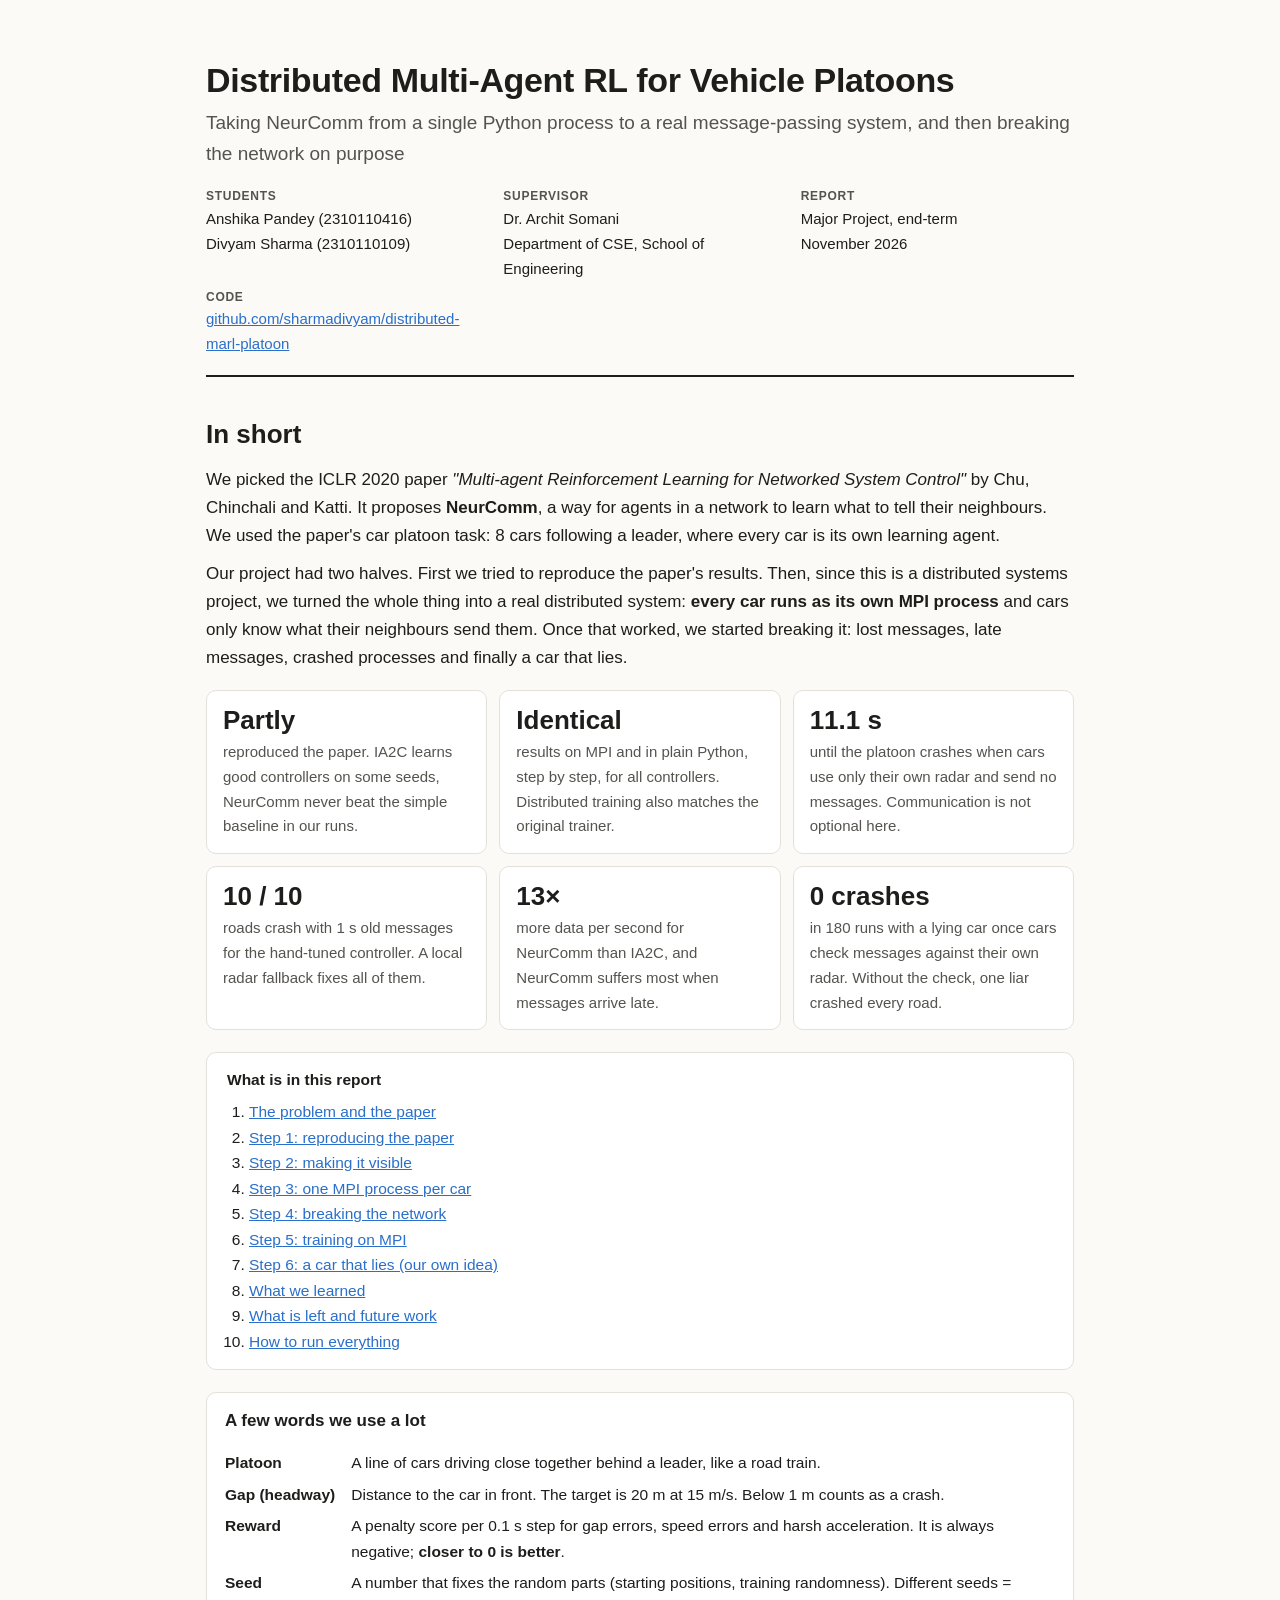
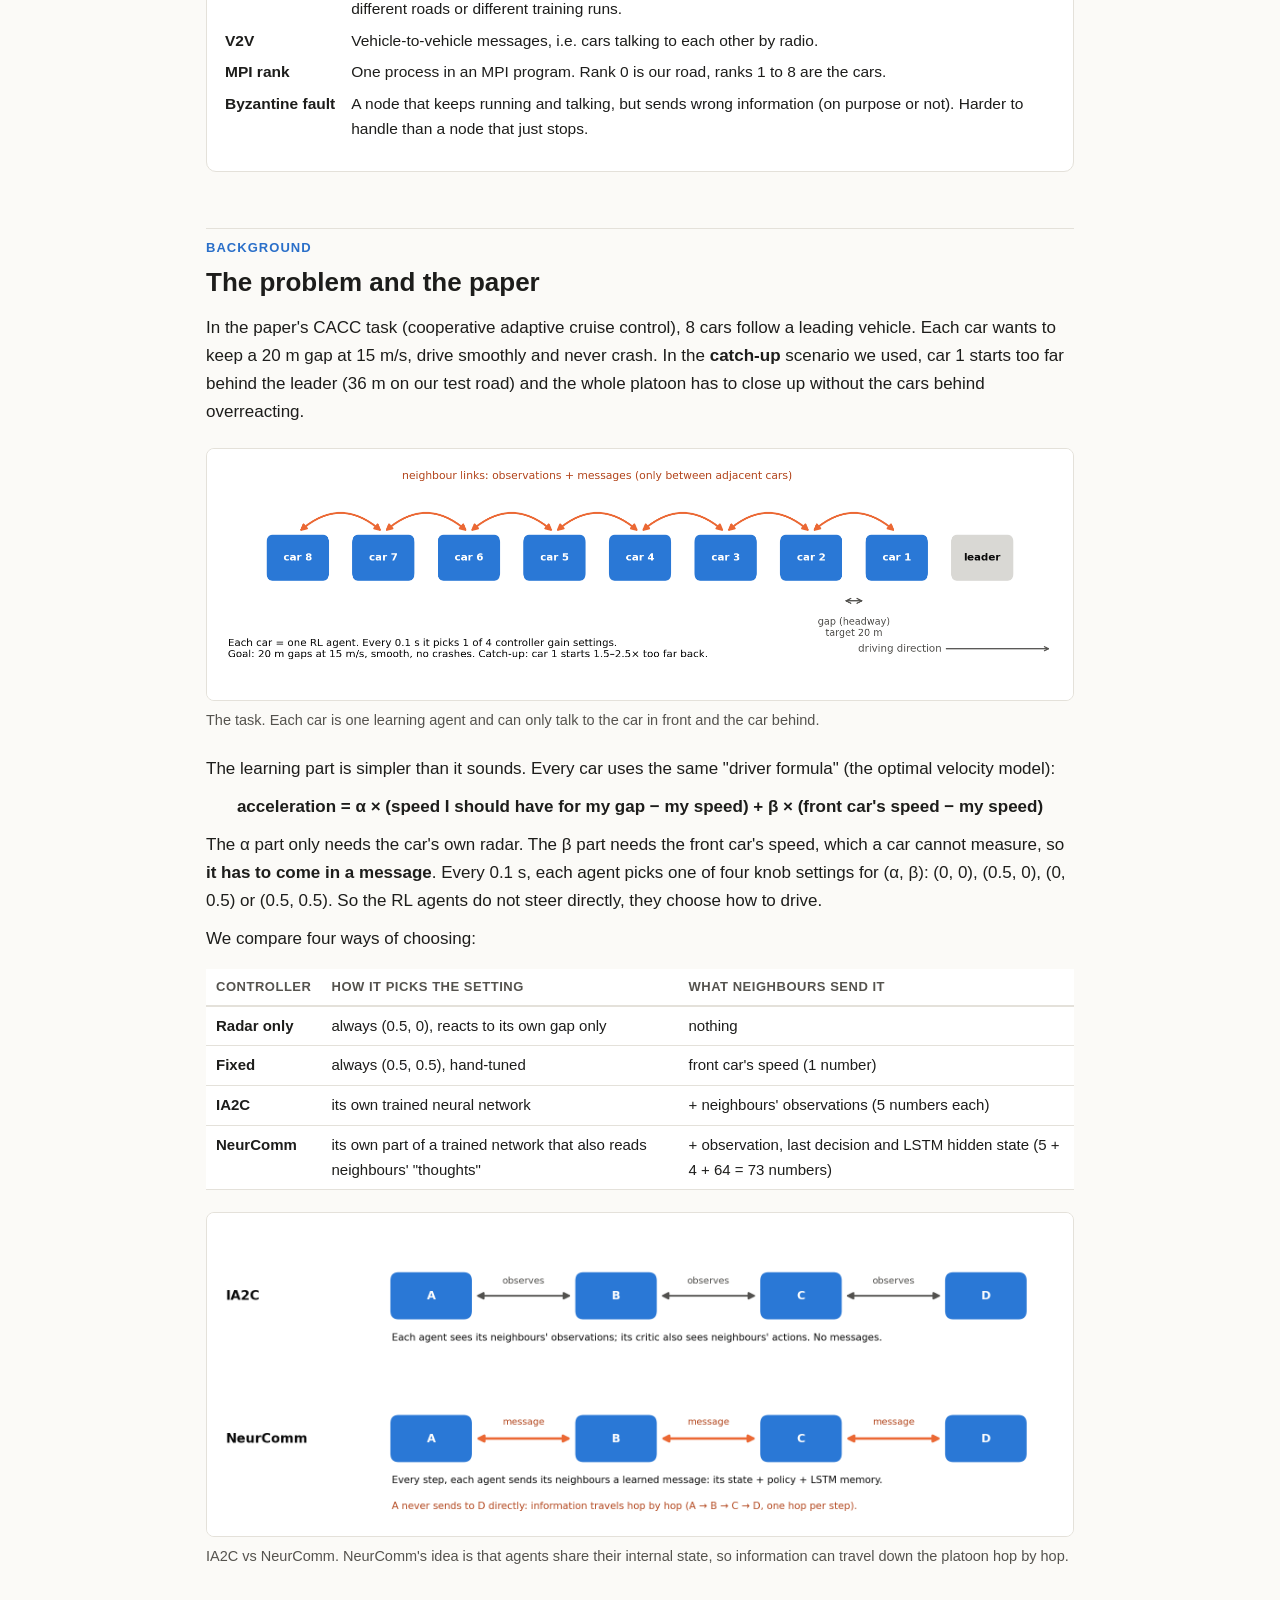
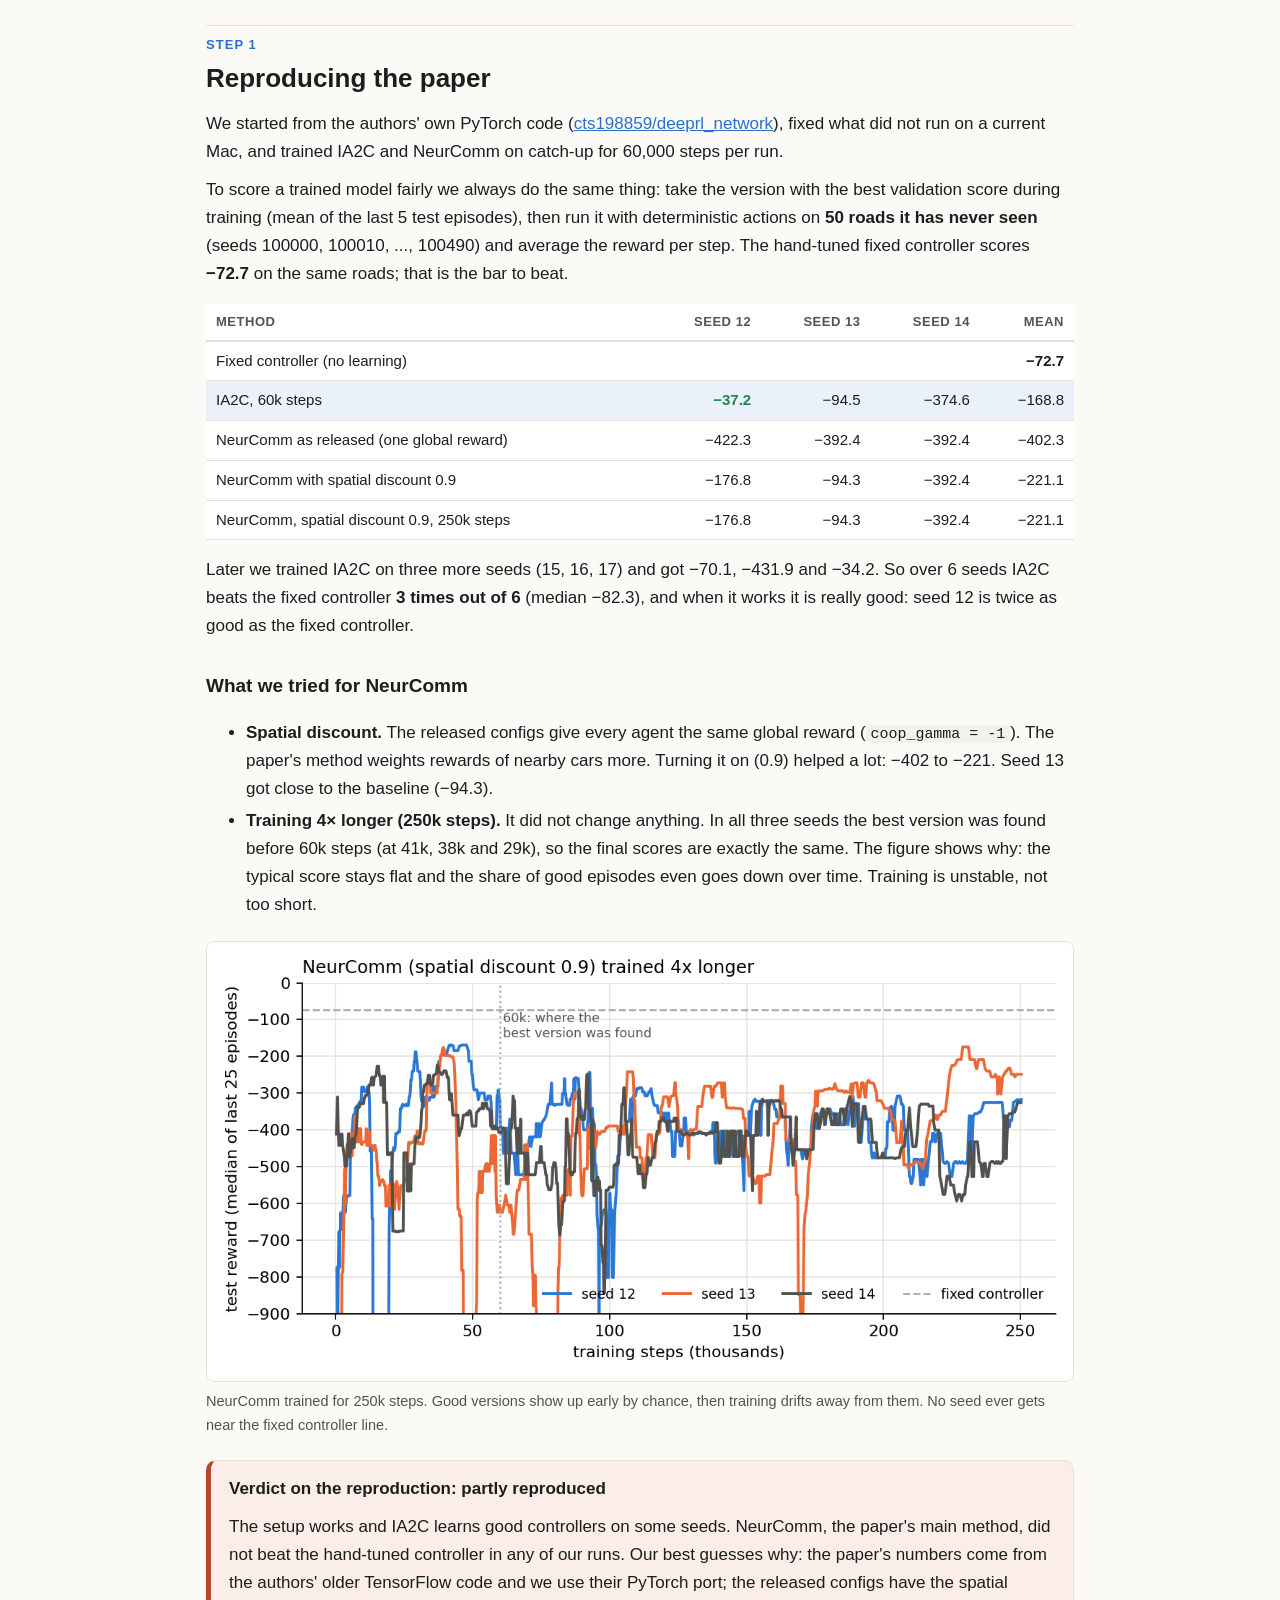
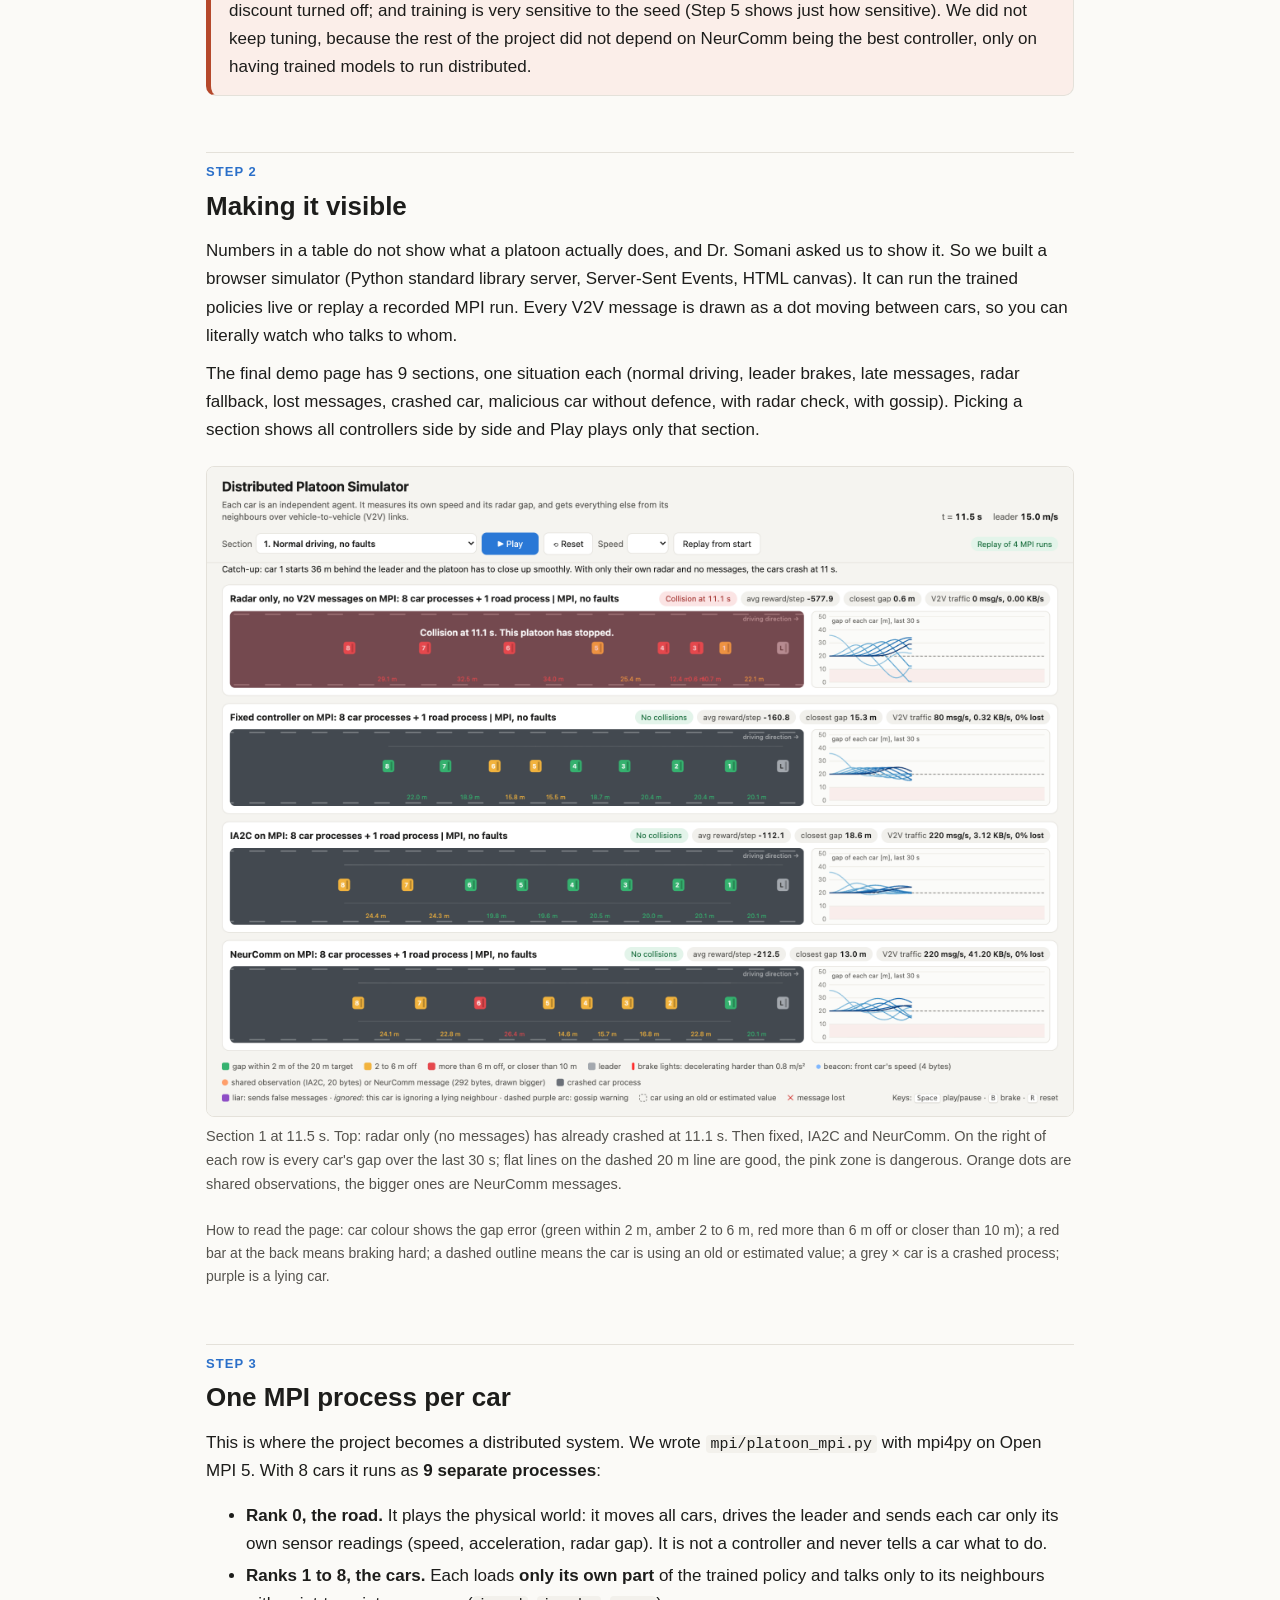
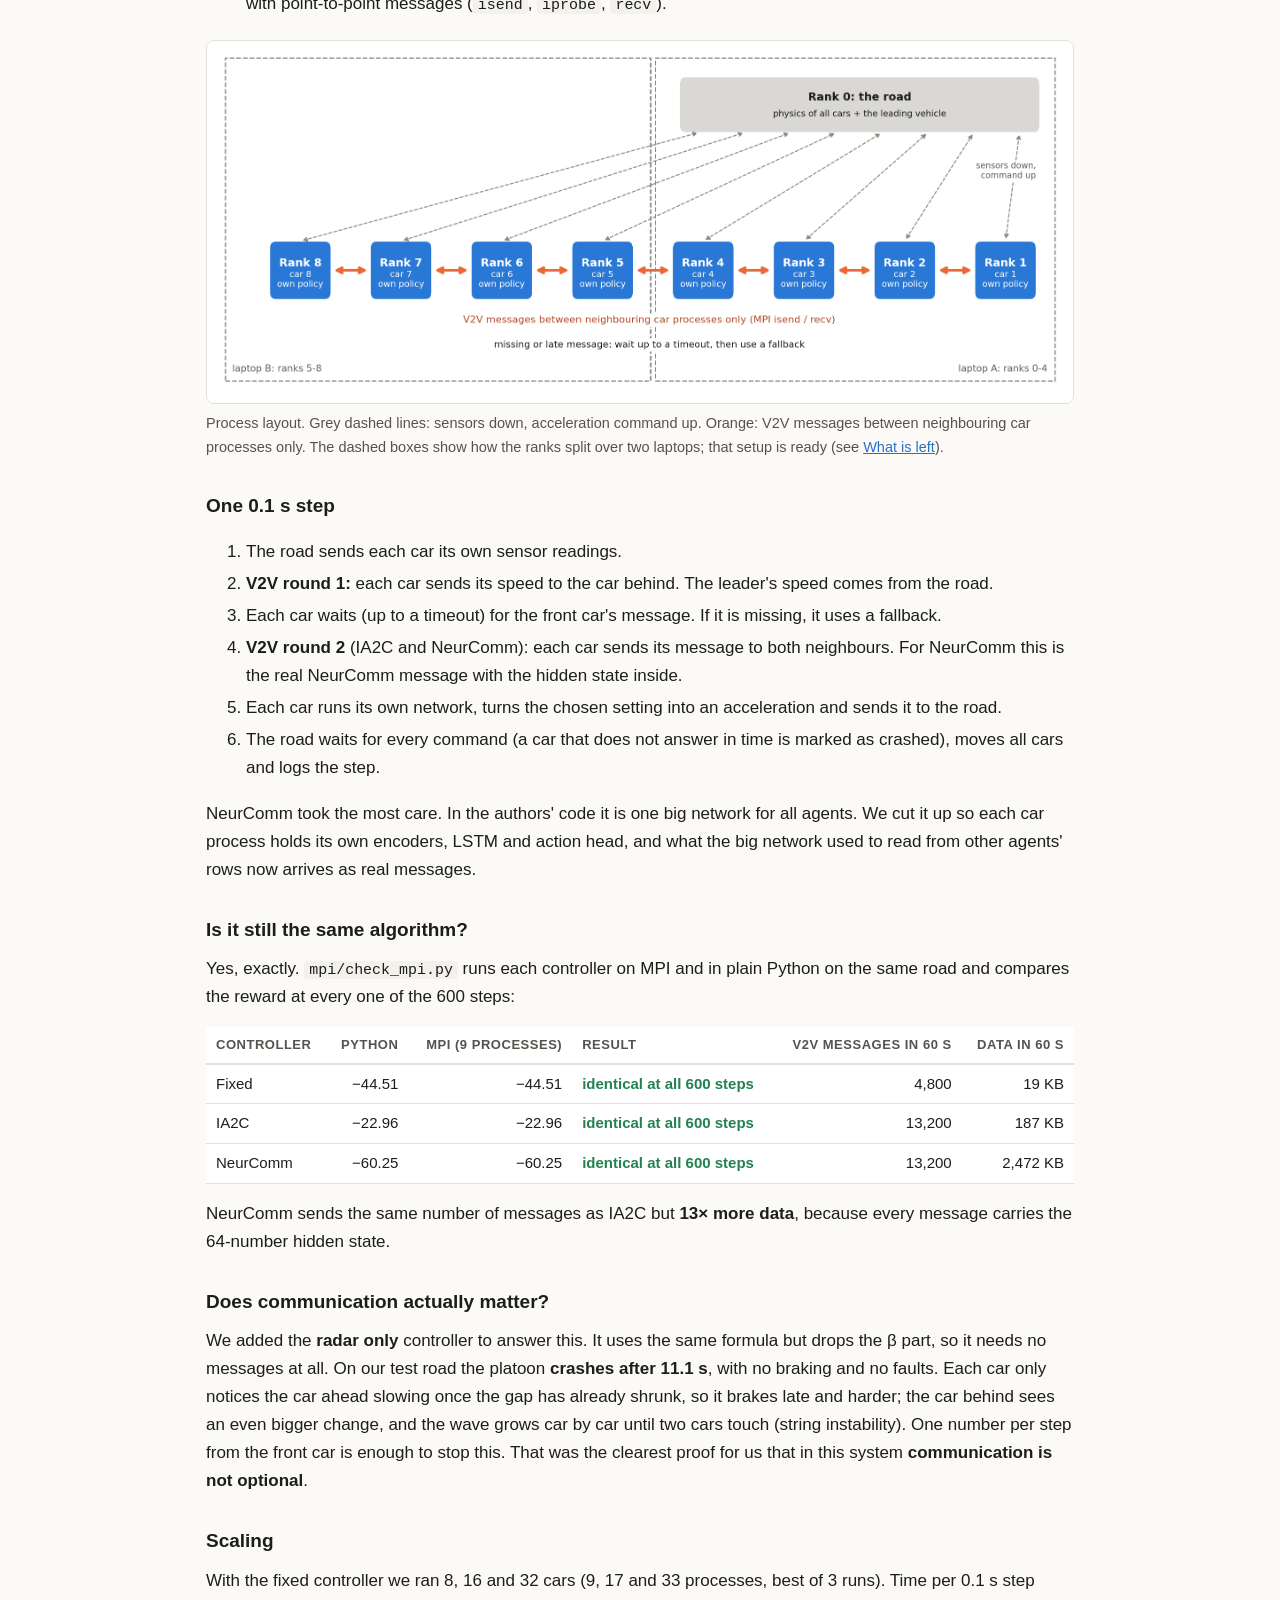
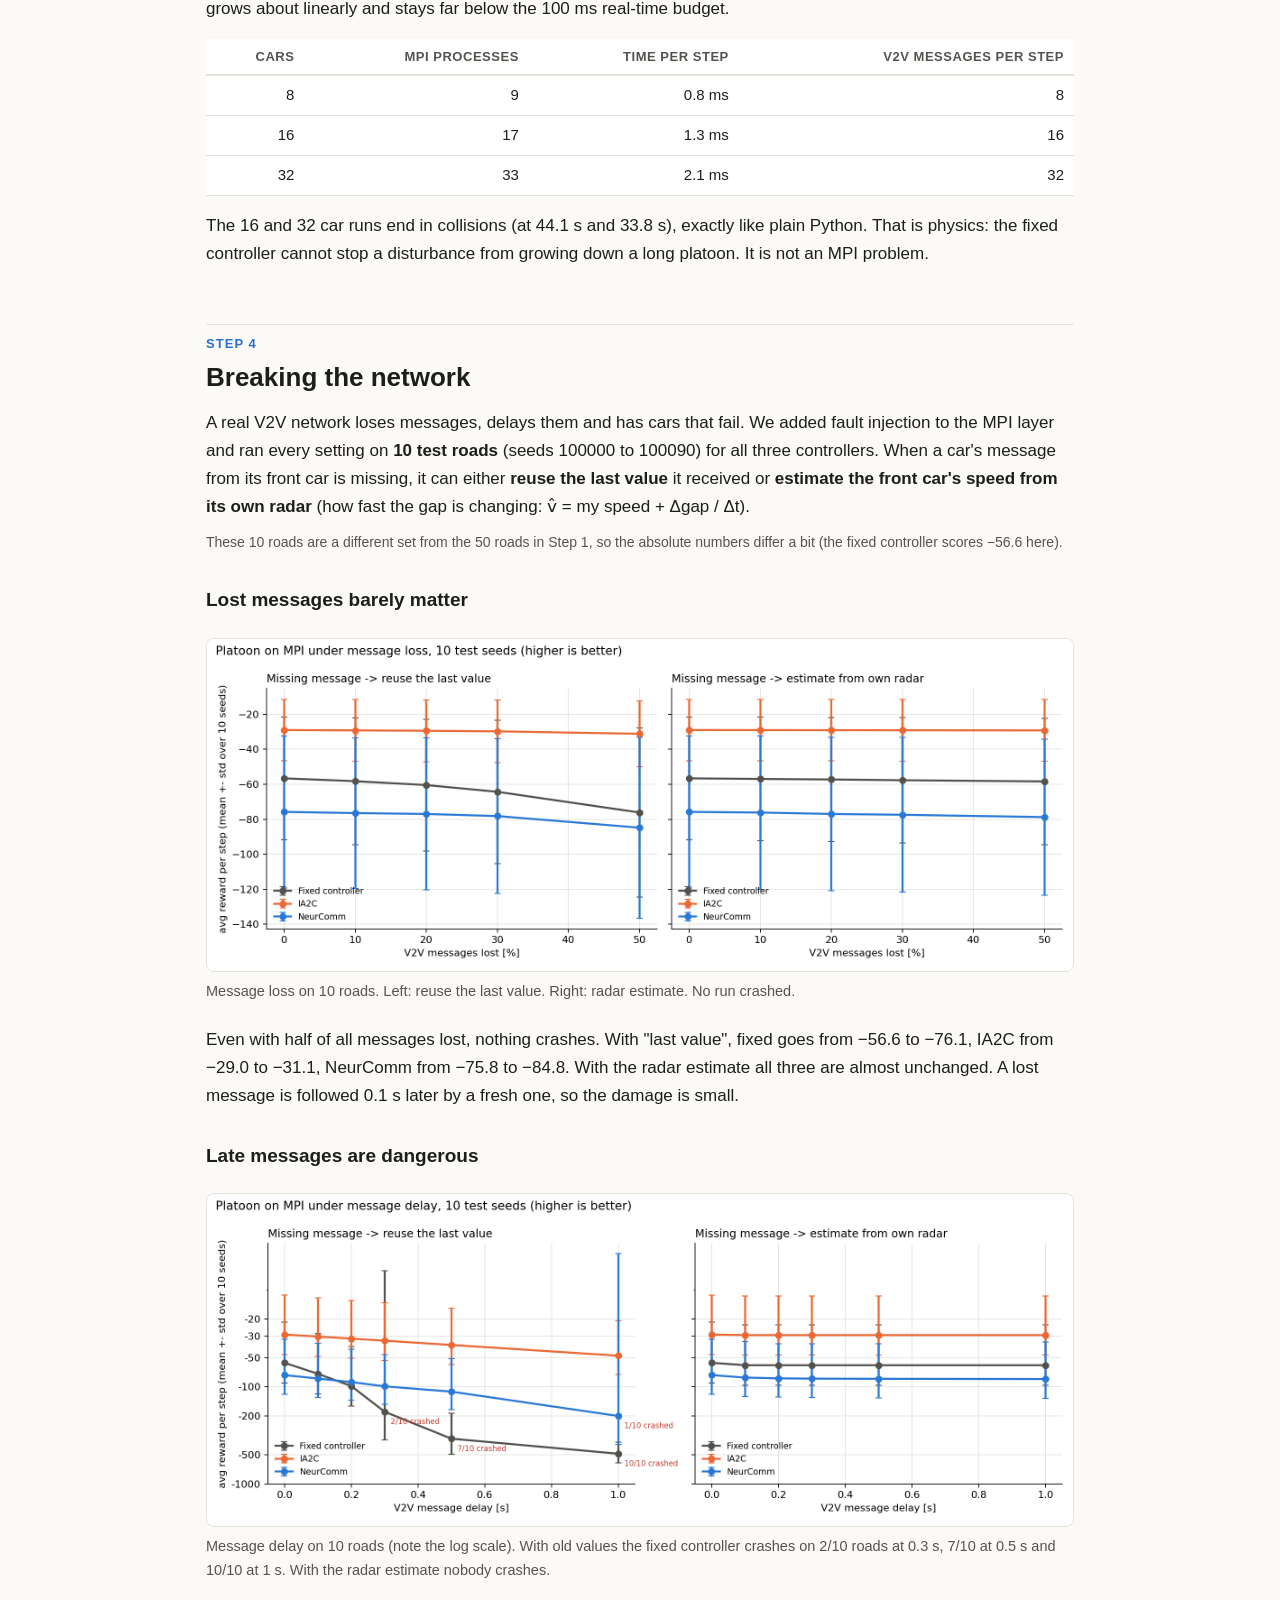
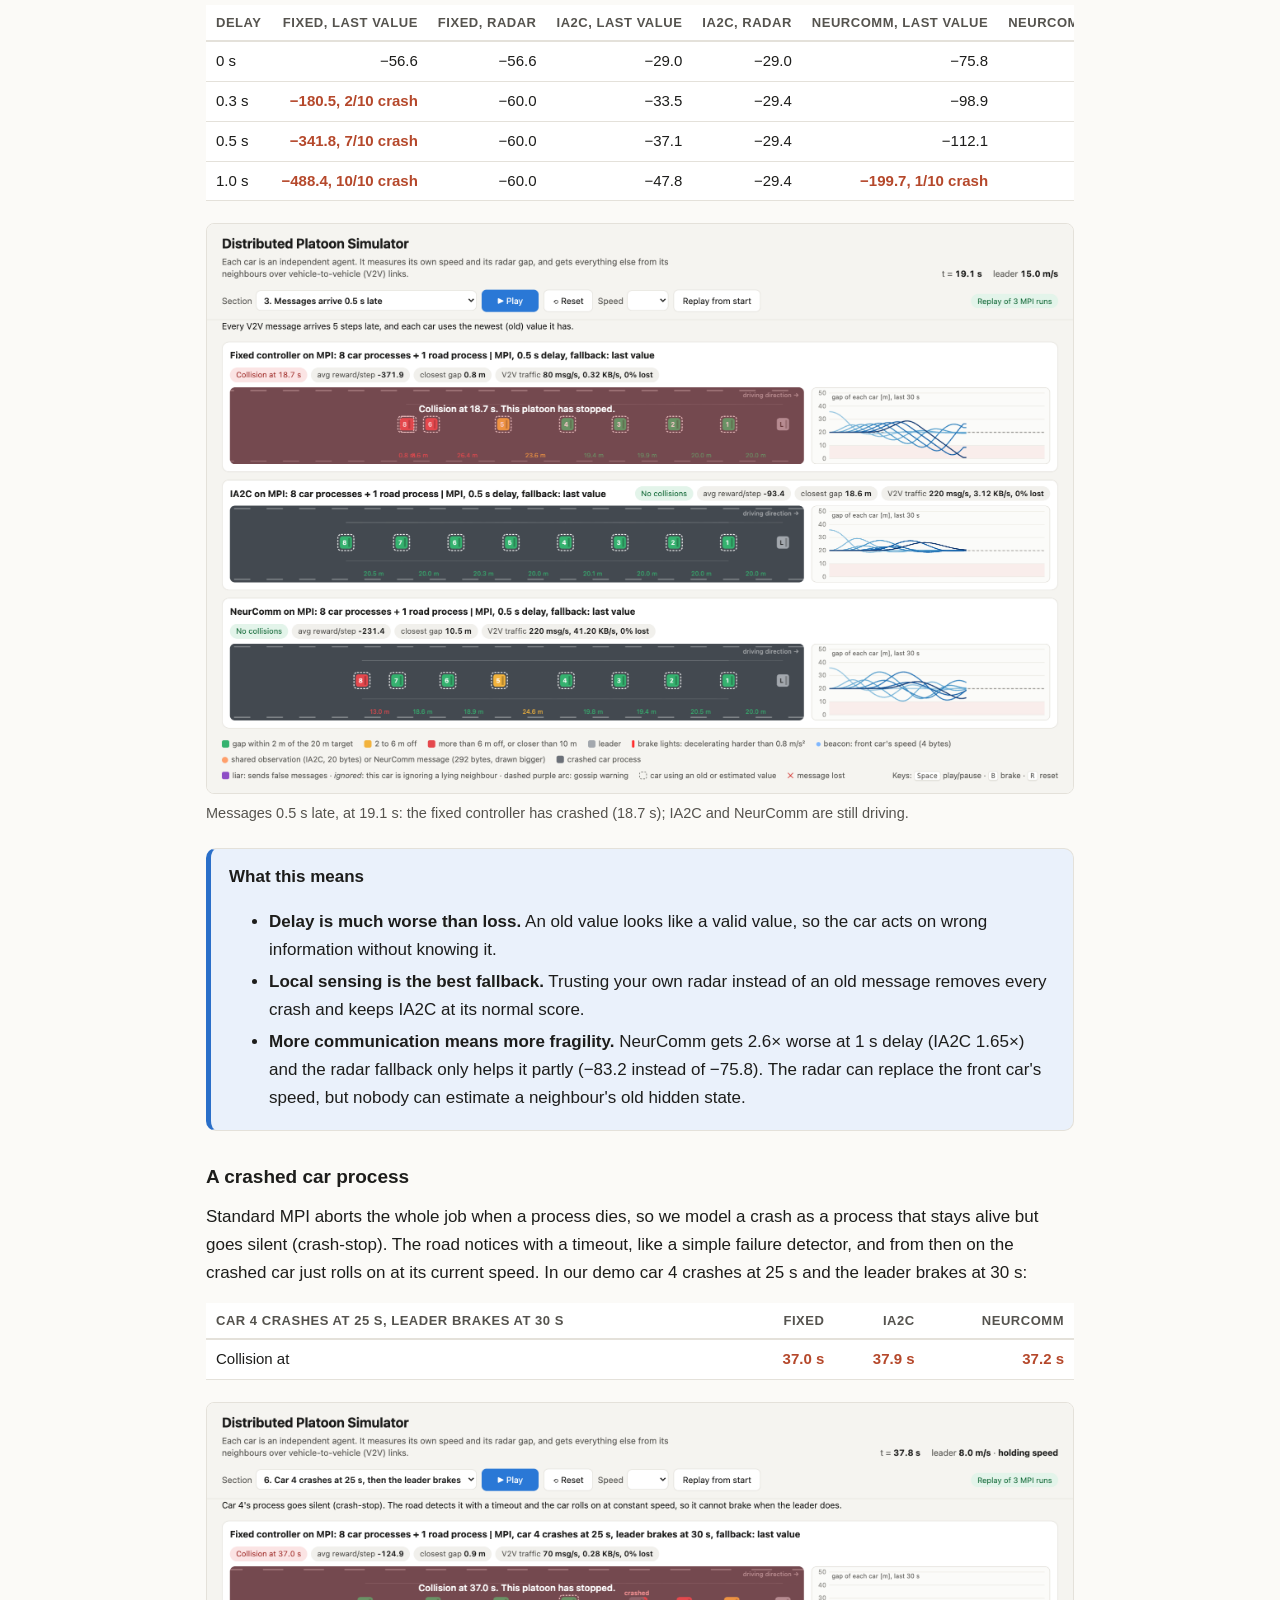
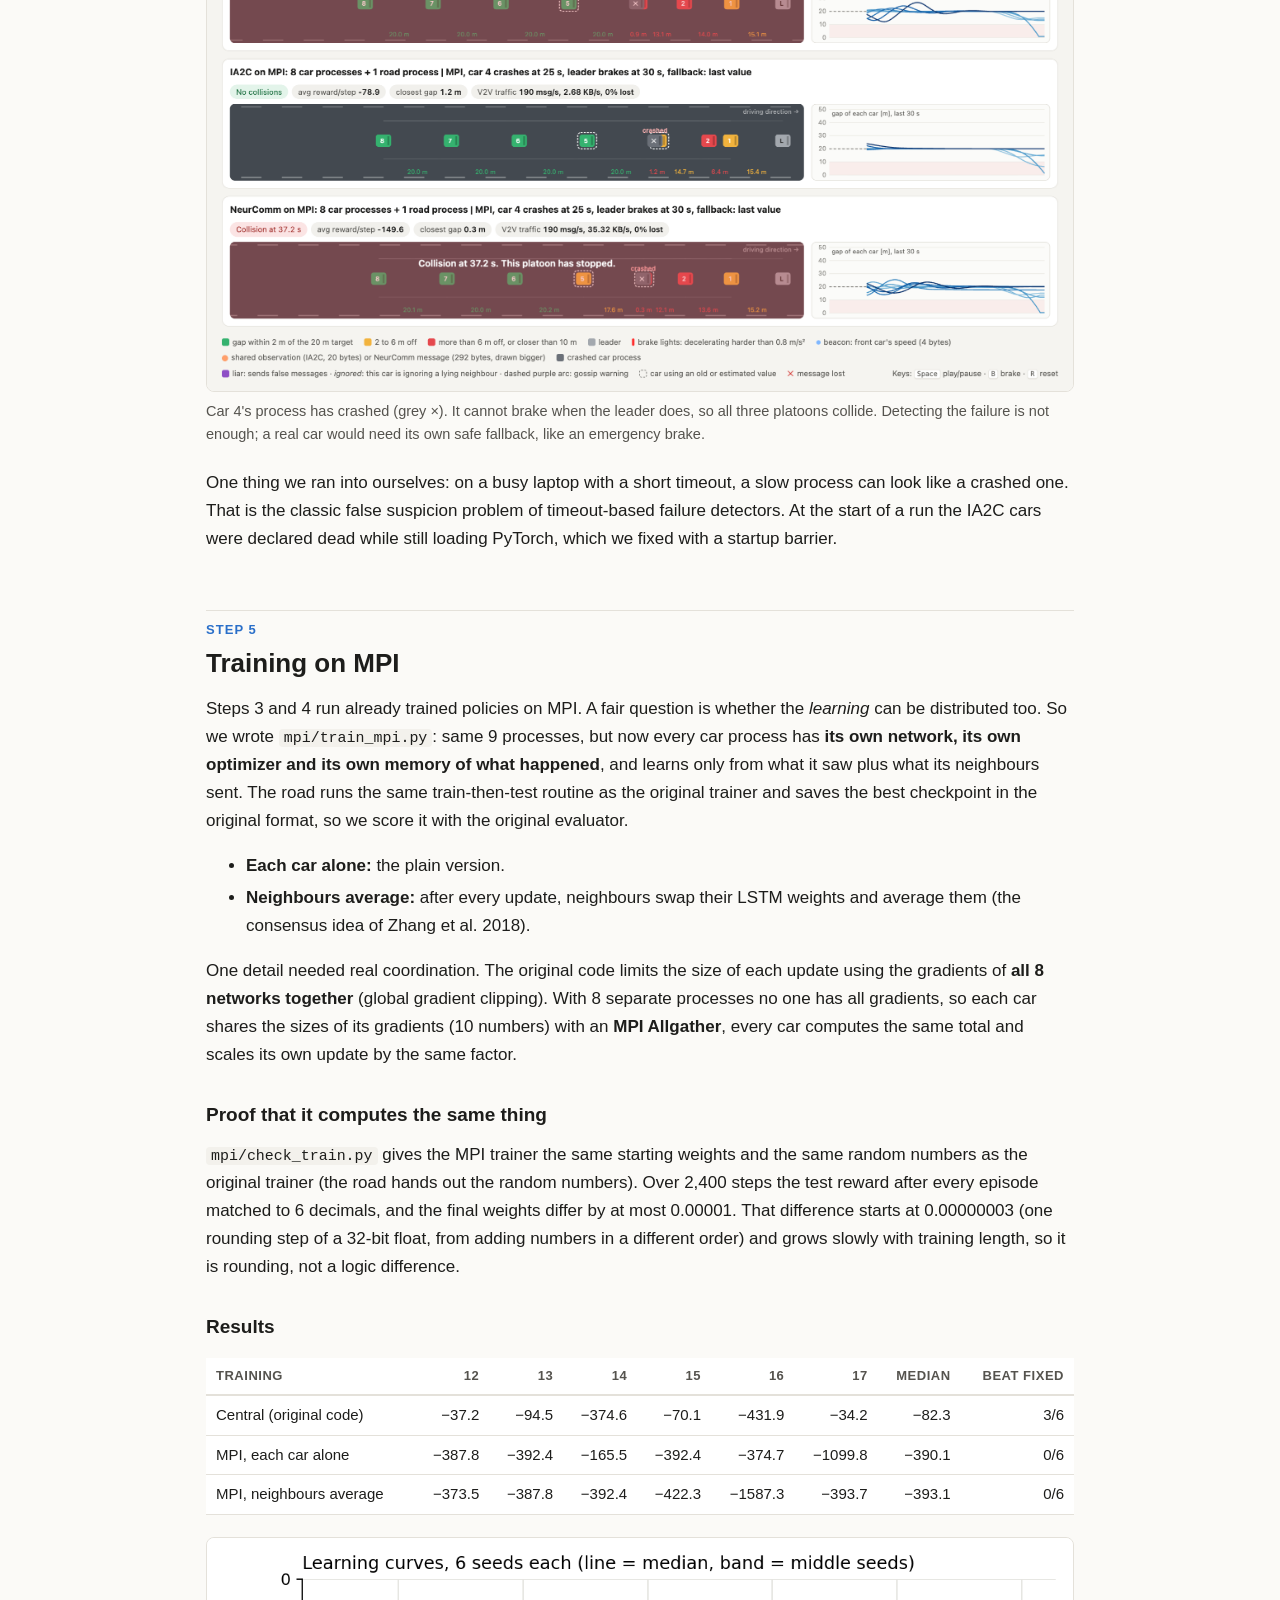
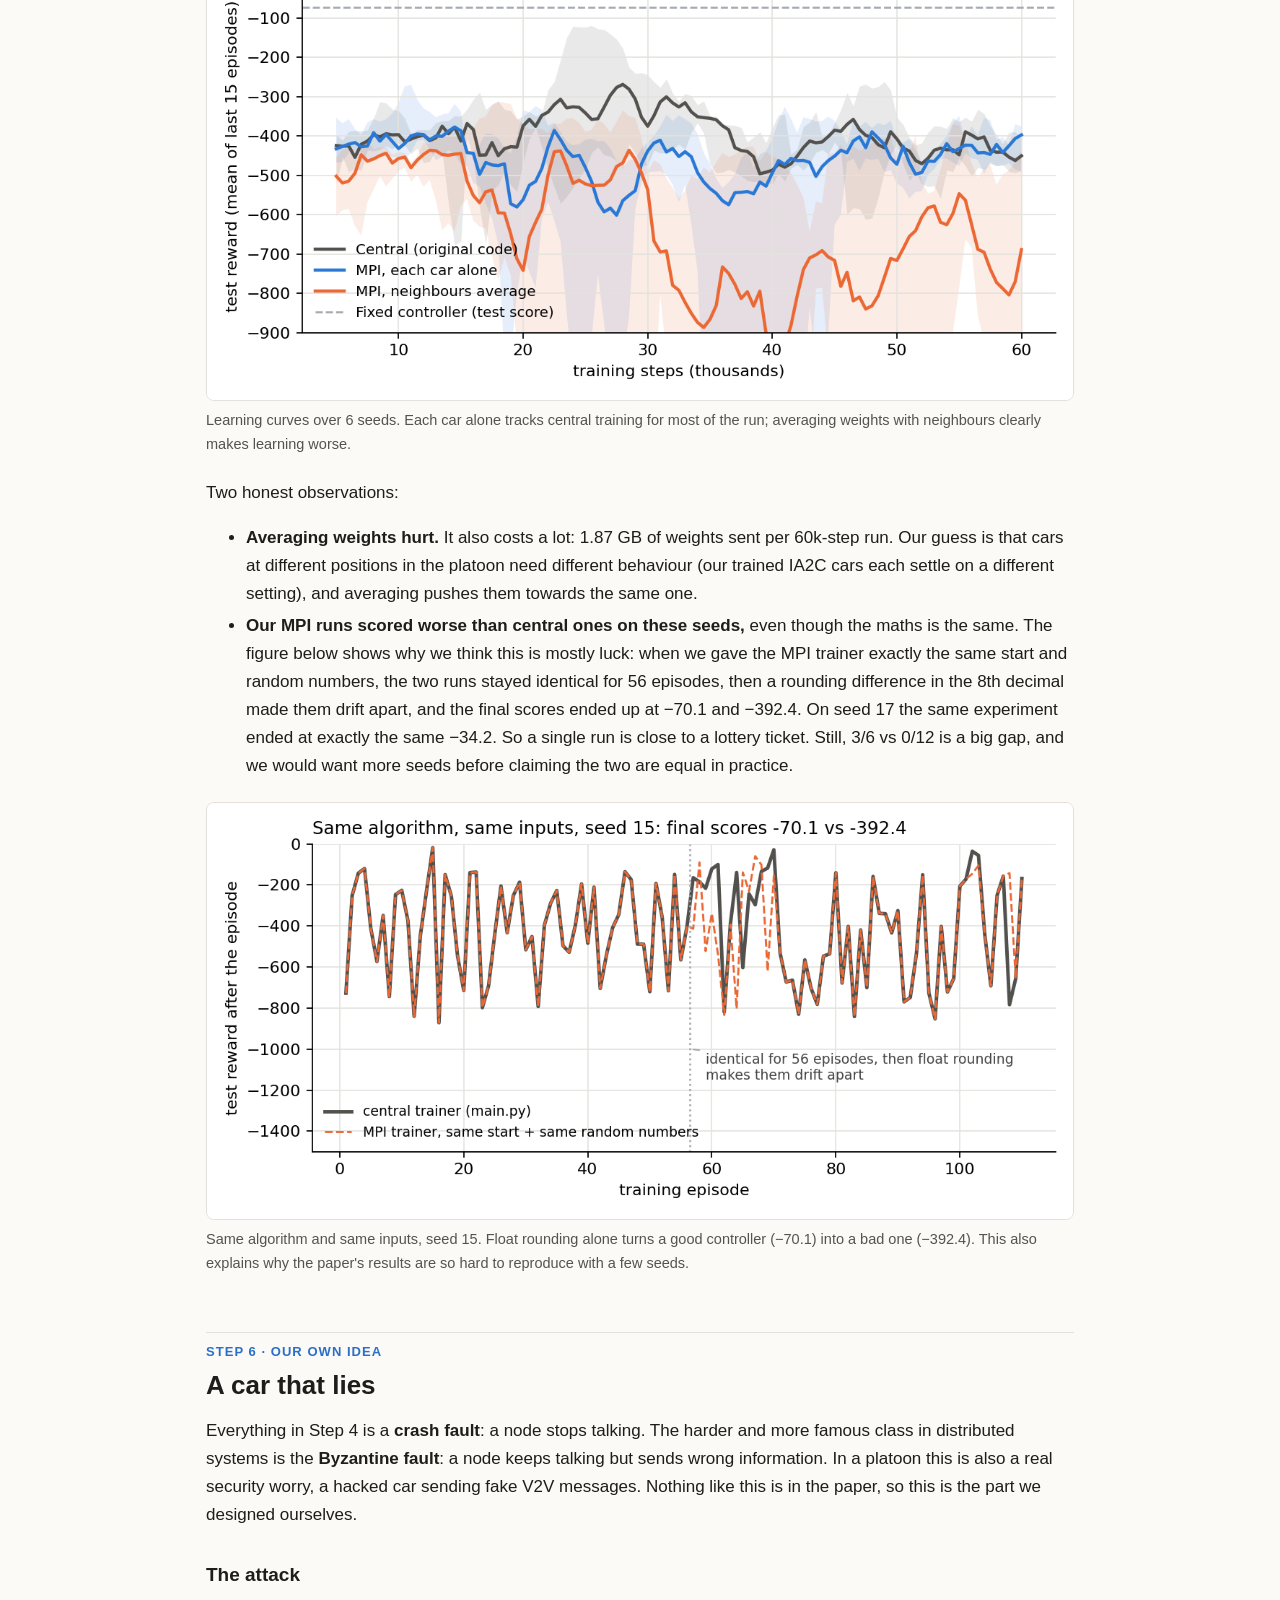
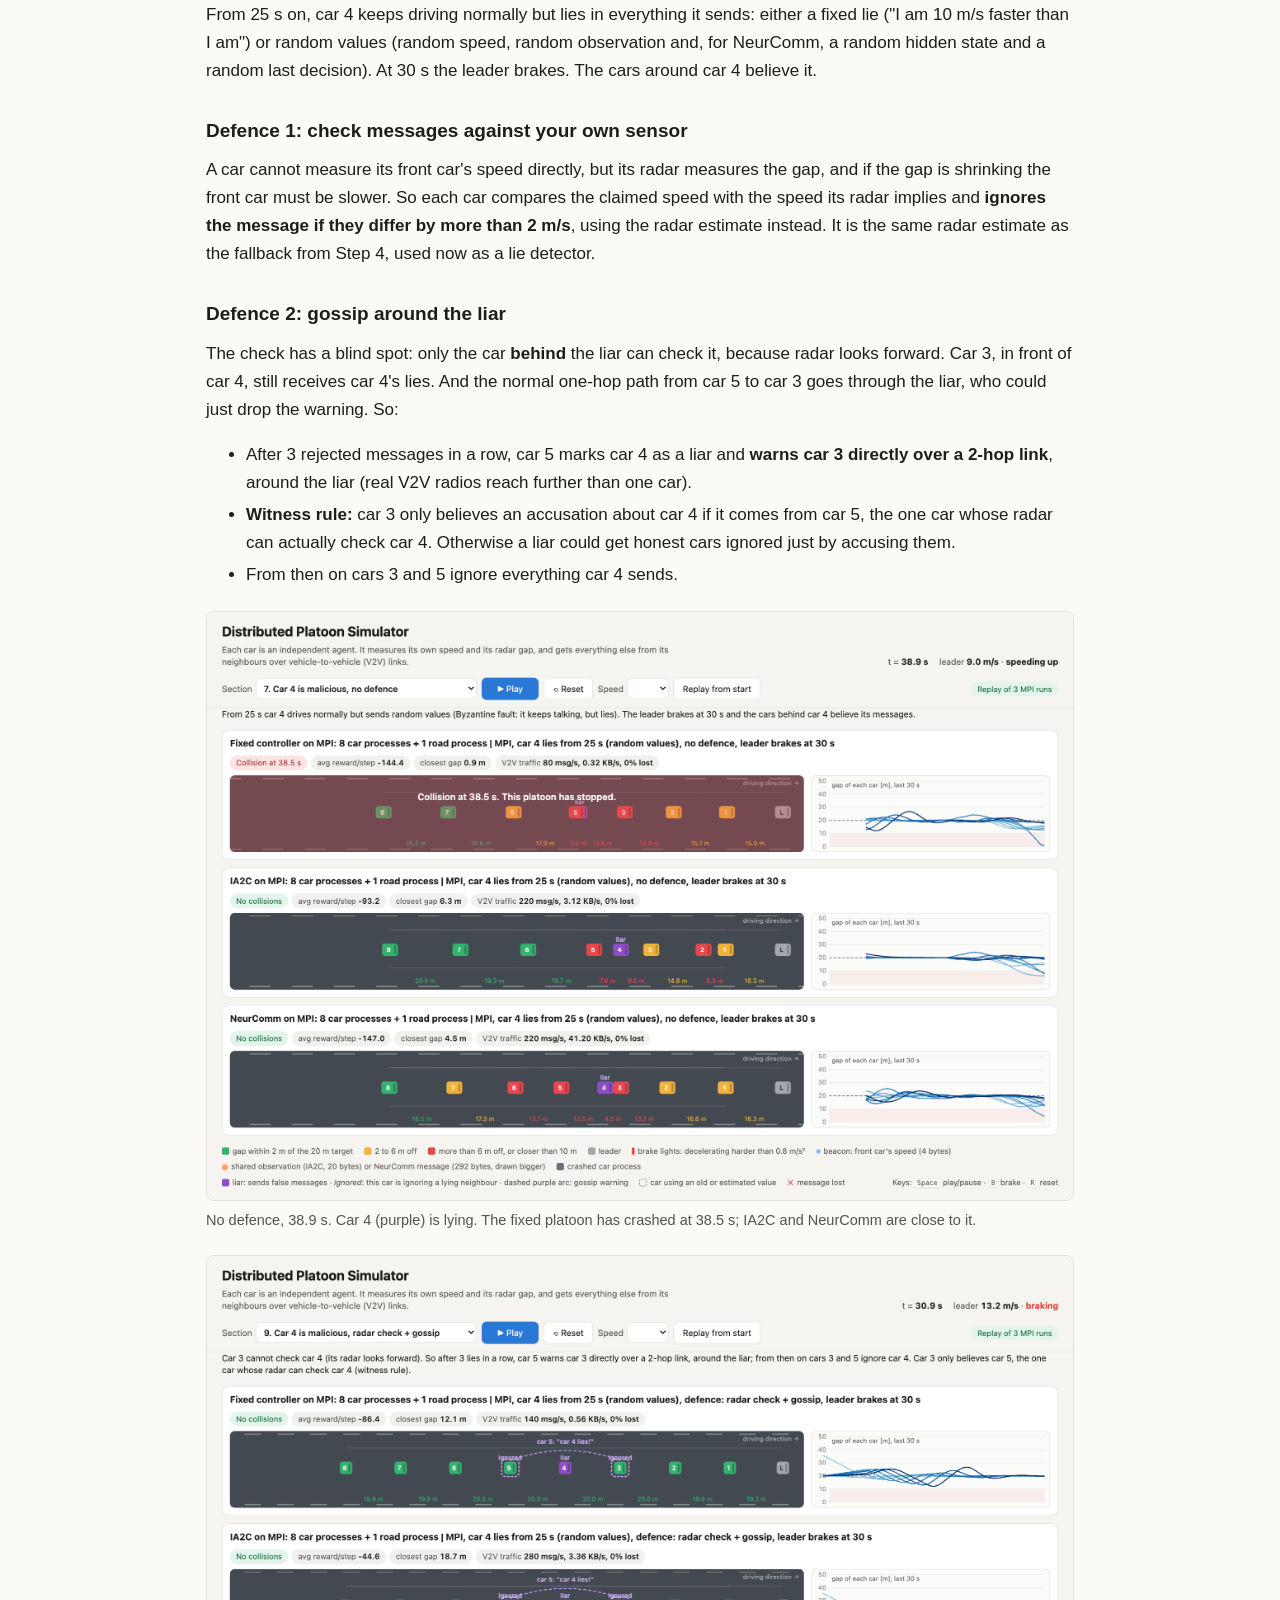
<file: demo/final_report/report.html>
<!doctype html>
<html lang="en">
<head>
<meta charset="utf-8">
<meta name="viewport" content="width=device-width, initial-scale=1">
<title>DistributedRL_Archit</title>
<style>
:root {
  --bg: #fbfaf7; --paper: #ffffff; --ink: #1d1d1b; --soft: #55534e; --line: #e4e1da;
  --accent: #2a6fc9; --accent-soft: #eaf1fb; --warn: #b5482b; --warn-soft: #fbeee9;
  --good: #23824f; --good-soft: #e8f5ee; --code: #f3f1ec;
}
@media (prefers-color-scheme: dark) {
  :root:not([data-theme="light"]) {
    --bg: #161616; --paper: #1e1e1e; --ink: #ecebe7; --soft: #b0ada6; --line: #34322e;
    --accent: #7fb0f0; --accent-soft: #1d2a3b; --warn: #f0957a; --warn-soft: #3a231c;
    --good: #6fd19c; --good-soft: #17301f; --code: #2a2926;
  }
}
* { box-sizing: border-box; }
html { -webkit-text-size-adjust: 100%; }
body { margin: 0; background: var(--bg); color: var(--ink);
  font: 17px/1.65 -apple-system, BlinkMacSystemFont, "Segoe UI", Roboto, Helvetica, Arial, sans-serif; }
main { max-width: 900px; margin: 0 auto; padding: 32px 16px 80px; }
header.title { padding: 28px 0 18px; border-bottom: 2px solid var(--ink); margin-bottom: 28px; }
header.title h1 { font-size: 34px; line-height: 1.2; margin: 0 0 6px; letter-spacing: -0.01em; }
header.title .sub { font-size: 19px; color: var(--soft); margin: 0 0 18px; }
.meta { display: grid; grid-template-columns: repeat(auto-fit, minmax(220px, 1fr)); gap: 6px 24px; font-size: 15px; }
.meta b { display: block; font-size: 12px; text-transform: uppercase; letter-spacing: .06em; color: var(--soft); font-weight: 600; }
h2 { font-size: 26px; margin: 56px 0 10px; padding-top: 8px; border-top: 1px solid var(--line); }
h2 .step { display: block; font-size: 13px; text-transform: uppercase; letter-spacing: .08em; color: var(--accent); margin-bottom: 2px; }
h3 { font-size: 19px; margin: 30px 0 6px; }
p { margin: 10px 0; }
a { color: var(--accent); }
code { background: var(--code); padding: 1px 5px; border-radius: 4px; font-size: 0.88em; }
pre { background: var(--code); padding: 14px 16px; border-radius: 8px; overflow-x: auto; font-size: 13.5px; line-height: 1.5; }
figure { margin: 22px 0; }
figure img { width: 100%; height: auto; border: 1px solid var(--line); border-radius: 8px; background: #fff; display: block; }
figcaption { font-size: 14.5px; color: var(--soft); margin-top: 8px; }
.table-wrap { overflow-x: auto; margin: 16px 0; }
table { border-collapse: collapse; width: 100%; font-size: 15px; background: var(--paper); }
th, td { padding: 7px 10px; border-bottom: 1px solid var(--line); text-align: left; vertical-align: top; }
th { font-size: 13px; text-transform: uppercase; letter-spacing: .04em; color: var(--soft); border-bottom: 2px solid var(--line); }
td.num, th.num { text-align: right; font-variant-numeric: tabular-nums; white-space: nowrap; }
tr.hl td { background: var(--accent-soft); }
.bad { color: var(--warn); font-weight: 600; }
.ok { color: var(--good); font-weight: 600; }
.box { border-radius: 10px; padding: 14px 18px; margin: 18px 0; border: 1px solid var(--line); background: var(--paper); }
.box.key { border-left: 5px solid var(--accent); background: var(--accent-soft); }
.box.warn { border-left: 5px solid var(--warn); background: var(--warn-soft); }
.box.good { border-left: 5px solid var(--good); background: var(--good-soft); }
.box p:first-child { margin-top: 0; } .box p:last-child, .box ul:last-child { margin-bottom: 0; }
.box b.lead { display: block; margin-bottom: 4px; }
.summary { display: grid; grid-template-columns: repeat(auto-fit, minmax(250px, 1fr)); gap: 12px; margin: 18px 0; }
.summary .card { background: var(--paper); border: 1px solid var(--line); border-radius: 10px; padding: 14px 16px; }
.summary .big { font-size: 26px; font-weight: 700; line-height: 1.2; }
.summary .card p { margin: 4px 0 0; font-size: 15px; color: var(--soft); }
nav.toc { background: var(--paper); border: 1px solid var(--line); border-radius: 10px; padding: 14px 20px; margin: 22px 0; font-size: 15.5px; }
nav.toc ol { margin: 6px 0 0; padding-left: 22px; }
dl.words { display: grid; grid-template-columns: max-content 1fr; gap: 6px 16px; font-size: 15.5px; }
dl.words dt { font-weight: 600; } dl.words dd { margin: 0; }
ol.steps li, ul li { margin: 4px 0; }
.small { font-size: 14px; color: var(--soft); }
@media (max-width: 600px) {
  body { font-size: 16px; }
  header.title h1 { font-size: 27px; }
  h2 { font-size: 22px; }
  dl.words { grid-template-columns: 1fr; }
  dl.words dd { margin-bottom: 8px; }
}
@media print {
  body { background: #fff; font-size: 12pt; }
  main { max-width: none; padding: 0; }
  h2 { break-before: page; }
  figure, table, .box { break-inside: avoid; }
  a { color: inherit; text-decoration: none; }
}
</style>
</head>
<body>
<main>

<header class="title">
  <h1>Distributed Multi-Agent RL for Vehicle Platoons</h1>
  <p class="sub">Taking NeurComm from a single Python process to a real message-passing system, and then breaking the network on purpose</p>
  <div class="meta">
    <div><b>Students</b>Anshika Pandey (2310110416)<br>Divyam Sharma (2310110109)</div>
    <div><b>Supervisor</b>Dr. Archit Somani<br>Department of CSE, School of Engineering</div>
    <div><b>Report</b>Major Project, end-term<br>November 2026</div>
    <div><b>Code</b><a href="https://github.com/sharmadivyam/distributed-marl-platoon">github.com/sharmadivyam/distributed-marl-platoon</a></div>
  </div>
</header>

<h2 style="border-top:0;margin-top:0">In short</h2>
<p>We picked the ICLR 2020 paper <i>"Multi-agent Reinforcement Learning for Networked System Control"</i> by Chu, Chinchali and Katti. It proposes <b>NeurComm</b>, a way for agents in a network to learn what to tell their neighbours. We used the paper's car platoon task: 8 cars following a leader, where every car is its own learning agent.</p>
<p>Our project had two halves. First we tried to reproduce the paper's results. Then, since this is a distributed systems project, we turned the whole thing into a real distributed system: <b>every car runs as its own MPI process</b> and cars only know what their neighbours send them. Once that worked, we started breaking it: lost messages, late messages, crashed processes and finally a car that lies.</p>

<div class="summary">
  <div class="card"><div class="big">Partly</div><p>reproduced the paper. IA2C learns good controllers on some seeds, NeurComm never beat the simple baseline in our runs.</p></div>
  <div class="card"><div class="big">Identical</div><p>results on MPI and in plain Python, step by step, for all controllers. Distributed training also matches the original trainer.</p></div>
  <div class="card"><div class="big">11.1 s</div><p>until the platoon crashes when cars use only their own radar and send no messages. Communication is not optional here.</p></div>
  <div class="card"><div class="big">10 / 10</div><p>roads crash with 1 s old messages for the hand-tuned controller. A local radar fallback fixes all of them.</p></div>
  <div class="card"><div class="big">13&times;</div><p>more data per second for NeurComm than IA2C, and NeurComm suffers most when messages arrive late.</p></div>
  <div class="card"><div class="big">0 crashes</div><p>in 180 runs with a lying car once cars check messages against their own radar. Without the check, one liar crashed every road.</p></div>
</div>

<nav class="toc">
  <b>What is in this report</b>
  <ol>
    <li><a href="#problem">The problem and the paper</a></li>
    <li><a href="#repro">Step 1: reproducing the paper</a></li>
    <li><a href="#sim">Step 2: making it visible</a></li>
    <li><a href="#mpi">Step 3: one MPI process per car</a></li>
    <li><a href="#faults">Step 4: breaking the network</a></li>
    <li><a href="#training">Step 5: training on MPI</a></li>
    <li><a href="#byzantine">Step 6: a car that lies (our own idea)</a></li>
    <li><a href="#learned">What we learned</a></li>
    <li><a href="#next">What is left and future work</a></li>
    <li><a href="#run">How to run everything</a></li>
  </ol>
</nav>

<div class="box">
<b class="lead">A few words we use a lot</b>
<dl class="words">
  <dt>Platoon</dt><dd>A line of cars driving close together behind a leader, like a road train.</dd>
  <dt>Gap (headway)</dt><dd>Distance to the car in front. The target is 20 m at 15 m/s. Below 1 m counts as a crash.</dd>
  <dt>Reward</dt><dd>A penalty score per 0.1 s step for gap errors, speed errors and harsh acceleration. It is always negative; <b>closer to 0 is better</b>.</dd>
  <dt>Seed</dt><dd>A number that fixes the random parts (starting positions, training randomness). Different seeds = different roads or different training runs.</dd>
  <dt>V2V</dt><dd>Vehicle-to-vehicle messages, i.e. cars talking to each other by radio.</dd>
  <dt>MPI rank</dt><dd>One process in an MPI program. Rank 0 is our road, ranks 1 to 8 are the cars.</dd>
  <dt>Byzantine fault</dt><dd>A node that keeps running and talking, but sends wrong information (on purpose or not). Harder to handle than a node that just stops.</dd>
</dl>
</div>

<!-- ===================================================================== -->
<h2 id="problem"><span class="step">Background</span>The problem and the paper</h2>
<p>In the paper's CACC task (cooperative adaptive cruise control), 8 cars follow a leading vehicle. Each car wants to keep a 20 m gap at 15 m/s, drive smoothly and never crash. In the <b>catch-up</b> scenario we used, car 1 starts too far behind the leader (36 m on our test road) and the whole platoon has to close up without the cars behind overreacting.</p>
<figure><img src="figures/fig_problem.png" alt="Eight cars behind a leader with links between neighbours">
<figcaption>The task. Each car is one learning agent and can only talk to the car in front and the car behind.</figcaption></figure>

<p>The learning part is simpler than it sounds. Every car uses the same "driver formula" (the optimal velocity model):</p>
<p style="text-align:center"><b>acceleration = &alpha; &times; (speed I should have for my gap &minus; my speed) + &beta; &times; (front car's speed &minus; my speed)</b></p>
<p>The &alpha; part only needs the car's own radar. The &beta; part needs the front car's speed, which a car cannot measure, so <b>it has to come in a message</b>. Every 0.1 s, each agent picks one of four knob settings for (&alpha;, &beta;): (0, 0), (0.5, 0), (0, 0.5) or (0.5, 0.5). So the RL agents do not steer directly, they choose how to drive.</p>

<p>We compare four ways of choosing:</p>
<div class="table-wrap"><table>
<tr><th>Controller</th><th>How it picks the setting</th><th>What neighbours send it</th></tr>
<tr><td><b>Radar only</b></td><td>always (0.5, 0), reacts to its own gap only</td><td>nothing</td></tr>
<tr><td><b>Fixed</b></td><td>always (0.5, 0.5), hand-tuned</td><td>front car's speed (1 number)</td></tr>
<tr><td><b>IA2C</b></td><td>its own trained neural network</td><td>+ neighbours' observations (5 numbers each)</td></tr>
<tr><td><b>NeurComm</b></td><td>its own part of a trained network that also reads neighbours' "thoughts"</td><td>+ observation, last decision and LSTM hidden state (5 + 4 + 64 = 73 numbers)</td></tr>
</table></div>
<figure><img src="figures/fig_ia2c_vs_neurcomm.png" alt="IA2C agents observe neighbours, NeurComm agents send learned messages">
<figcaption>IA2C vs NeurComm. NeurComm's idea is that agents share their internal state, so information can travel down the platoon hop by hop.</figcaption></figure>

<!-- ===================================================================== -->
<h2 id="repro"><span class="step">Step 1</span>Reproducing the paper</h2>
<p>We started from the authors' own PyTorch code (<a href="https://github.com/cts198859/deeprl_network">cts198859/deeprl_network</a>), fixed what did not run on a current Mac, and trained IA2C and NeurComm on catch-up for 60,000 steps per run.</p>
<p>To score a trained model fairly we always do the same thing: take the version with the best validation score during training (mean of the last 5 test episodes), then run it with deterministic actions on <b>50 roads it has never seen</b> (seeds 100000, 100010, ..., 100490) and average the reward per step. The hand-tuned fixed controller scores <b>&minus;72.7</b> on the same roads; that is the bar to beat.</p>

<div class="table-wrap"><table>
<tr><th>Method</th><th class="num">Seed 12</th><th class="num">Seed 13</th><th class="num">Seed 14</th><th class="num">Mean</th></tr>
<tr><td>Fixed controller (no learning)</td><td class="num"></td><td class="num"></td><td class="num"></td><td class="num"><b>&minus;72.7</b></td></tr>
<tr class="hl"><td>IA2C, 60k steps</td><td class="num ok">&minus;37.2</td><td class="num">&minus;94.5</td><td class="num">&minus;374.6</td><td class="num">&minus;168.8</td></tr>
<tr><td>NeurComm as released (one global reward)</td><td class="num">&minus;422.3</td><td class="num">&minus;392.4</td><td class="num">&minus;392.4</td><td class="num">&minus;402.3</td></tr>
<tr><td>NeurComm with spatial discount 0.9</td><td class="num">&minus;176.8</td><td class="num">&minus;94.3</td><td class="num">&minus;392.4</td><td class="num">&minus;221.1</td></tr>
<tr><td>NeurComm, spatial discount 0.9, 250k steps</td><td class="num">&minus;176.8</td><td class="num">&minus;94.3</td><td class="num">&minus;392.4</td><td class="num">&minus;221.1</td></tr>
</table></div>
<p>Later we trained IA2C on three more seeds (15, 16, 17) and got &minus;70.1, &minus;431.9 and &minus;34.2. So over 6 seeds IA2C beats the fixed controller <b>3 times out of 6</b> (median &minus;82.3), and when it works it is really good: seed 12 is twice as good as the fixed controller.</p>

<h3>What we tried for NeurComm</h3>
<ul>
  <li><b>Spatial discount.</b> The released configs give every agent the same global reward (<code>coop_gamma = -1</code>). The paper's method weights rewards of nearby cars more. Turning it on (0.9) helped a lot: &minus;402 to &minus;221. Seed 13 got close to the baseline (&minus;94.3).</li>
  <li><b>Training 4&times; longer (250k steps).</b> It did not change anything. In all three seeds the best version was found before 60k steps (at 41k, 38k and 29k), so the final scores are exactly the same. The figure shows why: the typical score stays flat and the share of good episodes even goes down over time. Training is unstable, not too short.</li>
</ul>
<figure><img src="figures/fig_nc_250k.png" alt="NeurComm learning curves over 250k steps stay flat">
<figcaption>NeurComm trained for 250k steps. Good versions show up early by chance, then training drifts away from them. No seed ever gets near the fixed controller line.</figcaption></figure>

<div class="box warn">
<b class="lead">Verdict on the reproduction: partly reproduced</b>
<p>The setup works and IA2C learns good controllers on some seeds. NeurComm, the paper's main method, did not beat the hand-tuned controller in any of our runs. Our best guesses why: the paper's numbers come from the authors' older TensorFlow code and we use their PyTorch port; the released configs have the spatial discount turned off; and training is very sensitive to the seed (Step 5 shows just how sensitive). We did not keep tuning, because the rest of the project did not depend on NeurComm being the best controller, only on having trained models to run distributed.</p>
</div>

<!-- ===================================================================== -->
<h2 id="sim"><span class="step">Step 2</span>Making it visible</h2>
<p>Numbers in a table do not show what a platoon actually does, and Dr. Somani asked us to show it. So we built a browser simulator (Python standard library server, Server-Sent Events, HTML canvas). It can run the trained policies live or replay a recorded MPI run. Every V2V message is drawn as a dot moving between cars, so you can literally watch who talks to whom.</p>
<p>The final demo page has 9 sections, one situation each (normal driving, leader brakes, late messages, radar fallback, lost messages, crashed car, malicious car without defence, with radar check, with gossip). Picking a section shows all controllers side by side and Play plays only that section.</p>
<figure><img src="figures/shot_normal.png" alt="Simulator with four platoons, the radar-only one has crashed">
<figcaption>Section 1 at 11.5 s. Top: radar only (no messages) has already crashed at 11.1 s. Then fixed, IA2C and NeurComm. On the right of each row is every car's gap over the last 30 s; flat lines on the dashed 20 m line are good, the pink zone is dangerous. Orange dots are shared observations, the bigger ones are NeurComm messages.</figcaption></figure>
<p class="small">How to read the page: car colour shows the gap error (green within 2 m, amber 2 to 6 m, red more than 6 m off or closer than 10 m); a red bar at the back means braking hard; a dashed outline means the car is using an old or estimated value; a grey &times; car is a crashed process; purple is a lying car.</p>

<!-- ===================================================================== -->
<h2 id="mpi"><span class="step">Step 3</span>One MPI process per car</h2>
<p>This is where the project becomes a distributed system. We wrote <code>mpi/platoon_mpi.py</code> with mpi4py on Open MPI 5. With 8 cars it runs as <b>9 separate processes</b>:</p>
<ul>
  <li><b>Rank 0, the road.</b> It plays the physical world: it moves all cars, drives the leader and sends each car only its own sensor readings (speed, acceleration, radar gap). It is not a controller and never tells a car what to do.</li>
  <li><b>Ranks 1 to 8, the cars.</b> Each loads <b>only its own part</b> of the trained policy and talks only to its neighbours with point-to-point messages (<code>isend</code>, <code>iprobe</code>, <code>recv</code>).</li>
</ul>
<figure><img src="figures/fig_mpi_architecture.png" alt="Rank 0 road process connected to 8 car processes, cars linked to neighbours">
<figcaption>Process layout. Grey dashed lines: sensors down, acceleration command up. Orange: V2V messages between neighbouring car processes only. The dashed boxes show how the ranks split over two laptops; that setup is ready (see <a href="#next">What is left</a>).</figcaption></figure>

<h3>One 0.1 s step</h3>
<ol class="steps">
  <li>The road sends each car its own sensor readings.</li>
  <li><b>V2V round 1:</b> each car sends its speed to the car behind. The leader's speed comes from the road.</li>
  <li>Each car waits (up to a timeout) for the front car's message. If it is missing, it uses a fallback.</li>
  <li><b>V2V round 2</b> (IA2C and NeurComm): each car sends its message to both neighbours. For NeurComm this is the real NeurComm message with the hidden state inside.</li>
  <li>Each car runs its own network, turns the chosen setting into an acceleration and sends it to the road.</li>
  <li>The road waits for every command (a car that does not answer in time is marked as crashed), moves all cars and logs the step.</li>
</ol>
<p>NeurComm took the most care. In the authors' code it is one big network for all agents. We cut it up so each car process holds its own encoders, LSTM and action head, and what the big network used to read from other agents' rows now arrives as real messages.</p>

<h3>Is it still the same algorithm?</h3>
<p>Yes, exactly. <code>mpi/check_mpi.py</code> runs each controller on MPI and in plain Python on the same road and compares the reward at every one of the 600 steps:</p>
<div class="table-wrap"><table>
<tr><th>Controller</th><th class="num">Python</th><th class="num">MPI (9 processes)</th><th>Result</th><th class="num">V2V messages in 60 s</th><th class="num">Data in 60 s</th></tr>
<tr><td>Fixed</td><td class="num">&minus;44.51</td><td class="num">&minus;44.51</td><td class="ok">identical at all 600 steps</td><td class="num">4,800</td><td class="num">19 KB</td></tr>
<tr><td>IA2C</td><td class="num">&minus;22.96</td><td class="num">&minus;22.96</td><td class="ok">identical at all 600 steps</td><td class="num">13,200</td><td class="num">187 KB</td></tr>
<tr><td>NeurComm</td><td class="num">&minus;60.25</td><td class="num">&minus;60.25</td><td class="ok">identical at all 600 steps</td><td class="num">13,200</td><td class="num">2,472 KB</td></tr>
</table></div>
<p>NeurComm sends the same number of messages as IA2C but <b>13&times; more data</b>, because every message carries the 64-number hidden state.</p>

<h3>Does communication actually matter?</h3>
<p>We added the <b>radar only</b> controller to answer this. It uses the same formula but drops the &beta; part, so it needs no messages at all. On our test road the platoon <b>crashes after 11.1 s</b>, with no braking and no faults. Each car only notices the car ahead slowing once the gap has already shrunk, so it brakes late and harder; the car behind sees an even bigger change, and the wave grows car by car until two cars touch (string instability). One number per step from the front car is enough to stop this. That was the clearest proof for us that in this system <b>communication is not optional</b>.</p>

<h3>Scaling</h3>
<p>With the fixed controller we ran 8, 16 and 32 cars (9, 17 and 33 processes, best of 3 runs). Time per 0.1 s step grows about linearly and stays far below the 100 ms real-time budget.</p>
<div class="table-wrap"><table>
<tr><th class="num">Cars</th><th class="num">MPI processes</th><th class="num">Time per step</th><th class="num">V2V messages per step</th></tr>
<tr><td class="num">8</td><td class="num">9</td><td class="num">0.8 ms</td><td class="num">8</td></tr>
<tr><td class="num">16</td><td class="num">17</td><td class="num">1.3 ms</td><td class="num">16</td></tr>
<tr><td class="num">32</td><td class="num">33</td><td class="num">2.1 ms</td><td class="num">32</td></tr>
</table></div>
<p>The 16 and 32 car runs end in collisions (at 44.1 s and 33.8 s), exactly like plain Python. That is physics: the fixed controller cannot stop a disturbance from growing down a long platoon. It is not an MPI problem.</p>

<!-- ===================================================================== -->
<h2 id="faults"><span class="step">Step 4</span>Breaking the network</h2>
<p>A real V2V network loses messages, delays them and has cars that fail. We added fault injection to the MPI layer and ran every setting on <b>10 test roads</b> (seeds 100000 to 100090) for all three controllers. When a car's message from its front car is missing, it can either <b>reuse the last value</b> it received or <b>estimate the front car's speed from its own radar</b> (how fast the gap is changing: v&#770; = my speed + &Delta;gap / &Delta;t).</p>
<p class="small">These 10 roads are a different set from the 50 roads in Step 1, so the absolute numbers differ a bit (the fixed controller scores &minus;56.6 here).</p>

<h3>Lost messages barely matter</h3>
<figure><img src="figures/drop_sweep_10seeds.png" alt="Reward against share of lost messages, almost flat">
<figcaption>Message loss on 10 roads. Left: reuse the last value. Right: radar estimate. No run crashed.</figcaption></figure>
<p>Even with half of all messages lost, nothing crashes. With "last value", fixed goes from &minus;56.6 to &minus;76.1, IA2C from &minus;29.0 to &minus;31.1, NeurComm from &minus;75.8 to &minus;84.8. With the radar estimate all three are almost unchanged. A lost message is followed 0.1 s later by a fresh one, so the damage is small.</p>

<h3>Late messages are dangerous</h3>
<figure><img src="figures/delay_sweep_10seeds.png" alt="Reward against message delay, fixed controller crashes">
<figcaption>Message delay on 10 roads (note the log scale). With old values the fixed controller crashes on 2/10 roads at 0.3 s, 7/10 at 0.5 s and 10/10 at 1 s. With the radar estimate nobody crashes.</figcaption></figure>
<div class="table-wrap"><table>
<tr><th>Delay</th><th class="num">Fixed, last value</th><th class="num">Fixed, radar</th><th class="num">IA2C, last value</th><th class="num">IA2C, radar</th><th class="num">NeurComm, last value</th><th class="num">NeurComm, radar</th></tr>
<tr><td>0 s</td><td class="num">&minus;56.6</td><td class="num">&minus;56.6</td><td class="num">&minus;29.0</td><td class="num">&minus;29.0</td><td class="num">&minus;75.8</td><td class="num">&minus;75.8</td></tr>
<tr><td>0.3 s</td><td class="num bad">&minus;180.5, 2/10 crash</td><td class="num">&minus;60.0</td><td class="num">&minus;33.5</td><td class="num">&minus;29.4</td><td class="num">&minus;98.9</td><td class="num">&minus;82.4</td></tr>
<tr><td>0.5 s</td><td class="num bad">&minus;341.8, 7/10 crash</td><td class="num">&minus;60.0</td><td class="num">&minus;37.1</td><td class="num">&minus;29.4</td><td class="num">&minus;112.1</td><td class="num">&minus;82.8</td></tr>
<tr><td>1.0 s</td><td class="num bad">&minus;488.4, 10/10 crash</td><td class="num">&minus;60.0</td><td class="num">&minus;47.8</td><td class="num">&minus;29.4</td><td class="num bad">&minus;199.7, 1/10 crash</td><td class="num">&minus;83.2</td></tr>
</table></div>
<figure><img src="figures/shot_delay.png" alt="Simulator: fixed controller crashed with 0.5 s late messages">
<figcaption>Messages 0.5 s late, at 19.1 s: the fixed controller has crashed (18.7 s); IA2C and NeurComm are still driving.</figcaption></figure>
<div class="box key">
<b class="lead">What this means</b>
<ul>
  <li><b>Delay is much worse than loss.</b> An old value looks like a valid value, so the car acts on wrong information without knowing it.</li>
  <li><b>Local sensing is the best fallback.</b> Trusting your own radar instead of an old message removes every crash and keeps IA2C at its normal score.</li>
  <li><b>More communication means more fragility.</b> NeurComm gets 2.6&times; worse at 1 s delay (IA2C 1.65&times;) and the radar fallback only helps it partly (&minus;83.2 instead of &minus;75.8). The radar can replace the front car's speed, but nobody can estimate a neighbour's old hidden state.</li>
</ul>
</div>

<h3>A crashed car process</h3>
<p>Standard MPI aborts the whole job when a process dies, so we model a crash as a process that stays alive but goes silent (crash-stop). The road notices with a timeout, like a simple failure detector, and from then on the crashed car just rolls on at its current speed. In our demo car 4 crashes at 25 s and the leader brakes at 30 s:</p>
<div class="table-wrap"><table>
<tr><th>Car 4 crashes at 25 s, leader brakes at 30 s</th><th class="num">Fixed</th><th class="num">IA2C</th><th class="num">NeurComm</th></tr>
<tr><td>Collision at</td><td class="num bad">37.0 s</td><td class="num bad">37.9 s</td><td class="num bad">37.2 s</td></tr>
</table></div>
<figure><img src="figures/shot_crash.png" alt="Simulator: crashed car 4 rolls into the car ahead">
<figcaption>Car 4's process has crashed (grey &times;). It cannot brake when the leader does, so all three platoons collide. Detecting the failure is not enough; a real car would need its own safe fallback, like an emergency brake.</figcaption></figure>
<p>One thing we ran into ourselves: on a busy laptop with a short timeout, a slow process can look like a crashed one. That is the classic false suspicion problem of timeout-based failure detectors. At the start of a run the IA2C cars were declared dead while still loading PyTorch, which we fixed with a startup barrier.</p>

<!-- ===================================================================== -->
<h2 id="training"><span class="step">Step 5</span>Training on MPI</h2>
<p>Steps 3 and 4 run already trained policies on MPI. A fair question is whether the <i>learning</i> can be distributed too. So we wrote <code>mpi/train_mpi.py</code>: same 9 processes, but now every car process has <b>its own network, its own optimizer and its own memory of what happened</b>, and learns only from what it saw plus what its neighbours sent. The road runs the same train-then-test routine as the original trainer and saves the best checkpoint in the original format, so we score it with the original evaluator.</p>
<ul>
  <li><b>Each car alone:</b> the plain version.</li>
  <li><b>Neighbours average:</b> after every update, neighbours swap their LSTM weights and average them (the consensus idea of Zhang et al. 2018).</li>
</ul>
<p>One detail needed real coordination. The original code limits the size of each update using the gradients of <b>all 8 networks together</b> (global gradient clipping). With 8 separate processes no one has all gradients, so each car shares the sizes of its gradients (10 numbers) with an <b>MPI Allgather</b>, every car computes the same total and scales its own update by the same factor.</p>

<h3>Proof that it computes the same thing</h3>
<p><code>mpi/check_train.py</code> gives the MPI trainer the same starting weights and the same random numbers as the original trainer (the road hands out the random numbers). Over 2,400 steps the test reward after every episode matched to 6 decimals, and the final weights differ by at most 0.00001. That difference starts at 0.00000003 (one rounding step of a 32-bit float, from adding numbers in a different order) and grows slowly with training length, so it is rounding, not a logic difference.</p>

<h3>Results</h3>
<div class="table-wrap"><table>
<tr><th>Training</th><th class="num">12</th><th class="num">13</th><th class="num">14</th><th class="num">15</th><th class="num">16</th><th class="num">17</th><th class="num">Median</th><th class="num">Beat fixed</th></tr>
<tr><td>Central (original code)</td><td class="num">&minus;37.2</td><td class="num">&minus;94.5</td><td class="num">&minus;374.6</td><td class="num">&minus;70.1</td><td class="num">&minus;431.9</td><td class="num">&minus;34.2</td><td class="num">&minus;82.3</td><td class="num">3/6</td></tr>
<tr><td>MPI, each car alone</td><td class="num">&minus;387.8</td><td class="num">&minus;392.4</td><td class="num">&minus;165.5</td><td class="num">&minus;392.4</td><td class="num">&minus;374.7</td><td class="num">&minus;1099.8</td><td class="num">&minus;390.1</td><td class="num">0/6</td></tr>
<tr><td>MPI, neighbours average</td><td class="num">&minus;373.5</td><td class="num">&minus;387.8</td><td class="num">&minus;392.4</td><td class="num">&minus;422.3</td><td class="num">&minus;1587.3</td><td class="num">&minus;393.7</td><td class="num">&minus;393.1</td><td class="num">0/6</td></tr>
</table></div>
<figure><img src="figures/training_curves.png" alt="Learning curves of central, MPI alone and MPI averaging">
<figcaption>Learning curves over 6 seeds. Each car alone tracks central training for most of the run; averaging weights with neighbours clearly makes learning worse.</figcaption></figure>
<p>Two honest observations:</p>
<ul>
  <li><b>Averaging weights hurt.</b> It also costs a lot: 1.87 GB of weights sent per 60k-step run. Our guess is that cars at different positions in the platoon need different behaviour (our trained IA2C cars each settle on a different setting), and averaging pushes them towards the same one.</li>
  <li><b>Our MPI runs scored worse than central ones on these seeds,</b> even though the maths is the same. The figure below shows why we think this is mostly luck: when we gave the MPI trainer exactly the same start and random numbers, the two runs stayed identical for 56 episodes, then a rounding difference in the 8th decimal made them drift apart, and the final scores ended up at &minus;70.1 and &minus;392.4. On seed 17 the same experiment ended at exactly the same &minus;34.2. So a single run is close to a lottery ticket. Still, 3/6 vs 0/12 is a big gap, and we would want more seeds before claiming the two are equal in practice.</li>
</ul>
<figure><img src="figures/fig_chaos.png" alt="Two training runs that overlap for 56 episodes and then diverge">
<figcaption>Same algorithm and same inputs, seed 15. Float rounding alone turns a good controller (&minus;70.1) into a bad one (&minus;392.4). This also explains why the paper's results are so hard to reproduce with a few seeds.</figcaption></figure>

<!-- ===================================================================== -->
<h2 id="byzantine"><span class="step">Step 6 &middot; our own idea</span>A car that lies</h2>
<p>Everything in Step 4 is a <b>crash fault</b>: a node stops talking. The harder and more famous class in distributed systems is the <b>Byzantine fault</b>: a node keeps talking but sends wrong information. In a platoon this is also a real security worry, a hacked car sending fake V2V messages. Nothing like this is in the paper, so this is the part we designed ourselves.</p>

<h3>The attack</h3>
<p>From 25 s on, car 4 keeps driving normally but lies in everything it sends: either a fixed lie ("I am 10 m/s faster than I am") or random values (random speed, random observation and, for NeurComm, a random hidden state and a random last decision). At 30 s the leader brakes. The cars around car 4 believe it.</p>

<h3>Defence 1: check messages against your own sensor</h3>
<p>A car cannot measure its front car's speed directly, but its radar measures the gap, and if the gap is shrinking the front car must be slower. So each car compares the claimed speed with the speed its radar implies and <b>ignores the message if they differ by more than 2 m/s</b>, using the radar estimate instead. It is the same radar estimate as the fallback from Step 4, used now as a lie detector.</p>

<h3>Defence 2: gossip around the liar</h3>
<p>The check has a blind spot: only the car <b>behind</b> the liar can check it, because radar looks forward. Car 3, in front of car 4, still receives car 4's lies. And the normal one-hop path from car 5 to car 3 goes through the liar, who could just drop the warning. So:</p>
<ul>
  <li>After 3 rejected messages in a row, car 5 marks car 4 as a liar and <b>warns car 3 directly over a 2-hop link</b>, around the liar (real V2V radios reach further than one car).</li>
  <li><b>Witness rule:</b> car 3 only believes an accusation about car 4 if it comes from car 5, the one car whose radar can actually check car 4. Otherwise a liar could get honest cars ignored just by accusing them.</li>
  <li>From then on cars 3 and 5 ignore everything car 4 sends.</li>
</ul>

<figure><img src="figures/shot_liar.png" alt="Simulator: lying car 4 causes a crash in the fixed platoon">
<figcaption>No defence, 38.9 s. Car 4 (purple) is lying. The fixed platoon has crashed at 38.5 s; IA2C and NeurComm are close to it.</figcaption></figure>
<figure><img src="figures/shot_gossip.png" alt="Simulator: car 5 warns car 3 around the liar">
<figcaption>Radar check + gossip, 30.9 s. The dashed purple arc is car 5 telling car 3 that car 4 lies; both now ignore car 4 (dashed outlines). The liar was exposed 0.2 s after it started lying.</figcaption></figure>

<h3>Results on 10 roads</h3>
<p>Car 4 lies from 25 s and the leader brakes at 30 s in every run, so even "nothing false" is a hard road (the brake alone costs a lot of reward).</p>
<figure><img src="figures/byzantine_10seeds.png" alt="Bar chart of penalties under attacks, with and without the radar check">
<figcaption>Malicious car on 10 roads. Left: no defence, the fixed controller crashes on every road with big lies, IA2C on 3/10 with random values. Right: radar check on, no crashes and the fixed and IA2C bars are back to their no-liar height.</figcaption></figure>
<div class="table-wrap"><table>
<tr><th>What car 4 sends</th><th class="num">Fixed</th><th class="num">IA2C</th><th class="num">NeurComm</th><th class="num">Lies caught by the check</th></tr>
<tr><td>nothing false</td><td class="num">&minus;159.8</td><td class="num">&minus;166.1</td><td class="num">&minus;207.2</td><td class="num">0 false alarms in 30 runs</td></tr>
<tr><td>+1.5 m/s</td><td class="num">&minus;161.9</td><td class="num">&minus;168.1</td><td class="num">&minus;212.3</td><td class="num">0% (under the 2 m/s limit)</td></tr>
<tr><td>+5 m/s</td><td class="num">&minus;172.3</td><td class="num">&minus;178.5</td><td class="num">&minus;225.5</td><td class="num">100%</td></tr>
<tr><td>+10 m/s</td><td class="num bad">10/10 crash</td><td class="num">&minus;221.2</td><td class="num">&minus;204.4</td><td class="num">100%</td></tr>
<tr><td>random values</td><td class="num bad">10/10 crash</td><td class="num bad">3/10 crash</td><td class="num">&minus;204.1</td><td class="num">86%</td></tr>
<tr class="hl"><td><b>any of these, radar check on</b></td><td class="num ok">0 crashes</td><td class="num ok">0 crashes</td><td class="num ok">0 crashes</td><td class="num"></td></tr>
</table></div>
<p>Gossip mostly matters for NeurComm, because its messages also go forward to car 3. On our demo road, with car 4 claiming +10 m/s, NeurComm scores &minus;197.8 with only the radar check and &minus;191.1 with gossip, which is back at its no-liar score (&minus;191.7). For fixed and IA2C the radar check alone was already enough.</p>
<div class="box key">
<b class="lead">What this means</b>
<ul>
  <li><b>One lying car can crash the whole platoon.</b></li>
  <li><b>Trust, but verify with your own sensor.</b> Comparing messages with local measurements stopped every crash, with no false alarms.</li>
  <li><b>It is a trade-off.</b> Lies smaller than the threshold get through, but they also barely hurt. A stricter threshold would catch more and raise more false alarms.</li>
  <li><b>Spread suspicion around the faulty node, and only from a witness.</b> That is how the car that cannot check the liar still gets protected.</li>
</ul>
</div>
<div class="box warn">
<b class="lead">Limits we know about</b>
<ul>
  <li>Gossip costs bandwidth: one small message per car per step (fixed goes from 80 to 140 messages per second). Sending only when there is news would be cheaper but makes runs harder to reproduce exactly.</li>
  <li>The liar is itself the witness for car 3, so it <i>could</i> falsely accuse car 3. Stopping that needs more witnesses or signed messages.</li>
  <li>NeurComm never crashed from lies, even without a defence, although it suffers most from late messages. We do not fully understand why yet.</li>
</ul>
</div>

<!-- ===================================================================== -->
<h2 id="learned"><span class="step">Wrap-up</span>What we learned</h2>
<h3>About distributed systems</h3>
<ul>
  <li>A learned multi-agent controller can be split into real processes that only exchange messages, without changing a single number of its behaviour. Checking this step by step (<code>check_mpi.py</code>, <code>check_train.py</code>) saved us more than once.</li>
  <li>In this system communication is a safety feature: without it the platoon crashes in 11 s.</li>
  <li><b>Late is worse than lost</b>, and the best fallback for missing or old data is the node's own local sensing.</li>
  <li>Crash faults need a detector (timeouts, with their false suspicion problem) and a safe local action; detection alone does not prevent the crash.</li>
  <li>Byzantine faults are harder, but in a physical system local sensors give a way to check what others claim. Gossip with a witness rule spreads that knowledge around the faulty node.</li>
  <li>Even a tiny collective (an Allgather of 10 numbers) can be what keeps distributed training equal to central training.</li>
</ul>
<h3>About RL</h3>
<ul>
  <li>Multi-agent RL results are very seed-sensitive. Rounding differences alone can turn a good run into a bad one, so few-seed comparisons (including ours) should be read carefully.</li>
  <li>More communication is not automatically better: NeurComm sends 13&times; more data than IA2C, scored worse in our runs and is more fragile to delays.</li>
  <li>Learned controllers are great at the situation they were trained on (IA2C's catch-up is almost perfect) and weaker on surprises like a braking leader, where the simple fixed controller kept the biggest safety gap.</li>
</ul>

<h2 id="next"><span class="step">Next</span>What is left and future work</h2>
<ul>
  <li><b>Two laptops.</b> Everything is ready to run the same program across two machines over Wi-Fi (road and cars 1 to 4 on one laptop, cars 5 to 8 on the other), so cars 4 and 5 talk over a real network. We will do this before the final demo.</li>
  <li><b>Event-triggered messages:</b> send only when something changed enough, with a heartbeat so silence can still be told apart from a crash. Interesting mainly for NeurComm's large messages.</li>
  <li><b>Stronger Byzantine defence:</b> several witnesses or signed messages, so a liar cannot frame its neighbour.</li>
  <li><b>Training with faults:</b> train NeurComm with dropped and delayed messages so it learns not to over-trust them.</li>
  <li><b>Asynchronous steps:</b> right now all processes move in lockstep each 0.1 s; real cars would not.</li>
</ul>

<h2 id="run"><span class="step">Appendix</span>How to run everything</h2>
<pre>python3 -m venv .venv &amp;&amp; .venv/bin/pip install -r demo/requirements.txt mpi4py
brew install open-mpi

# 9 processes: the road + 8 cars (controllers: radar, fixed, ia2c, neurcomm)
mpirun --oversubscribe -np 9 .venv/bin/python mpi/platoon_mpi.py --controller neurcomm
mpirun --oversubscribe -np 9 .venv/bin/python mpi/platoon_mpi.py --controller fixed --delay 5 --fallback radar
mpirun --oversubscribe -np 9 .venv/bin/python mpi/platoon_mpi.py --controller fixed --brake-at 30 \
       --byzantine-car 4 --byzantine-at 25 --attack noise --defense --gossip

.venv/bin/python mpi/check_mpi.py                 # MPI = Python at every step
.venv/bin/python mpi/check_train.py               # MPI training = original training
.venv/bin/python mpi/experiments.py --test-seeds 10   # loss and delay sweeps
.venv/bin/python mpi/experiments.py --byzantine 10    # malicious car sweep

# the demo page with all 9 sections
.venv/bin/python mpi/make_demo_sections.py
.venv/bin/python -m simulator.server --port 8767 --open --sections mpi/demo_sections.json</pre>

<h3>References</h3>
<ol class="small">
  <li>T. Chu, S. Chinchali, S. Katti. Multi-agent Reinforcement Learning for Networked System Control. ICLR 2020. Code: github.com/cts198859/deeprl_network.</li>
  <li>K. Zhang, Z. Yang, H. Liu, T. Zhang, T. Basar. Fully Decentralized Multi-Agent Reinforcement Learning with Networked Agents. ICML 2018.</li>
  <li>J. Gilmer, S. Schoenholz, P. Riley, O. Vinyals, G. Dahl. Neural Message Passing for Quantum Chemistry. ICML 2017.</li>
  <li>M. Bando, K. Hasebe, A. Nakayama, A. Shibata, Y. Sugiyama. Dynamical model of traffic congestion and numerical simulation. Physical Review E, 1995 (optimal velocity model).</li>
  <li>Message Passing Interface Forum. MPI: A Message-Passing Interface Standard, Version 4.0. 2021.</li>
  <li>L. Dalcin, Y.-L. L. Fang. mpi4py: Status Update After 12 Years of Development. Computing in Science &amp; Engineering, 2021.</li>
  <li>T. D. Chandra, S. Toueg. Unreliable Failure Detectors for Reliable Distributed Systems. Journal of the ACM, 1996.</li>
  <li>L. Lamport, R. Shostak, M. Pease. The Byzantine Generals Problem. ACM TOPLAS, 1982.</li>
</ol>

</main>
</body>
</html>
</file>
